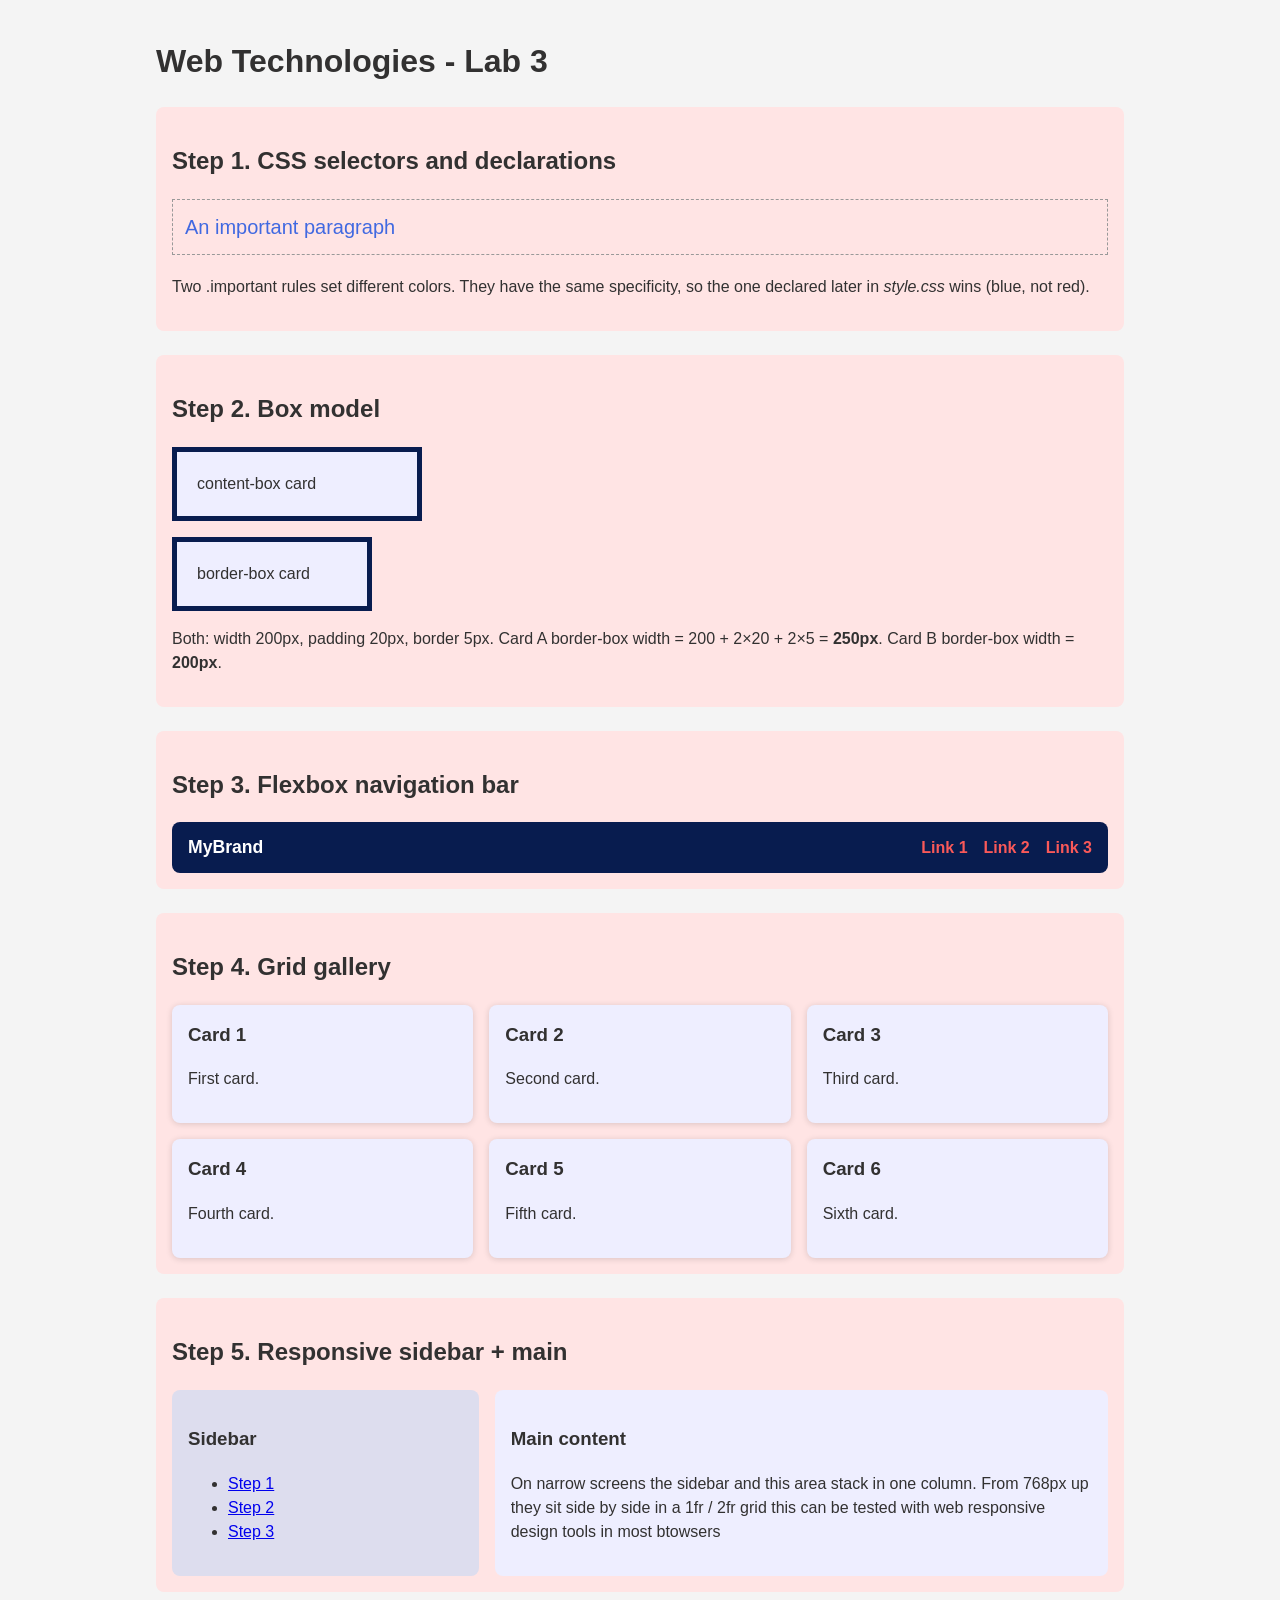
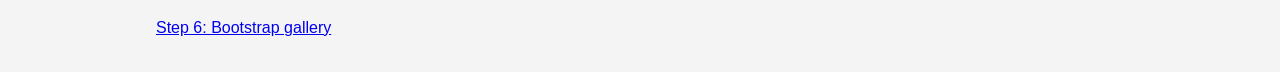
<file: project-lab3/project-lab/index.html>
<!DOCTYPE html>
<html lang="en">
<head>
    <meta charset="UTF-8">
    <meta name="viewport" content="width=device-width, initial-scale=1.0">
    <title>Lab 3 - CSS</title>
    <link rel="stylesheet" href="css/style.css">
</head>
<body>
    <main>
        <h1>Web Technologies - Lab 3</h1>

        <section id="step1">
            <h2>Step 1. CSS selectors and declarations</h2>
            <p class="important">An important paragraph</p>
            <p>
                Two .important rules set different colors. They have the same
                specificity, so the one declared later in <i>style.css</i> wins
                (blue, not red).
            </p>
        </section>

        <section id="step2">
            <h2>Step 2. Box model</h2>
            <div class="card-a">content-box card</div>
            <div class="card-b">border-box card</div>
            <p>
                Both: width 200px, padding 20px, border 5px.
                Card A border-box width = 200 + 2&times;20 + 2&times;5 = <strong>250px</strong>.
                Card B border-box width = <strong>200px</strong>.
            </p>
        </section>

        <section id="step3">
            <h2>Step 3. Flexbox navigation bar</h2>
            <nav aria-label="Example navigation">
                <span class="brand">MyBrand</span>
                <div class="nav-links">
                    <a href="#step1">Link 1</a>
                    <a href="#step2">Link 2</a>
                    <a href="#step3">Link 3</a>
                </div>
            </nav>
        </section>

        <section id="step4">
            <h2>Step 4. Grid gallery</h2>
            <div class="gallery">
                <article class="card"><h3>Card 1</h3><p>First card.</p></article>
                <article class="card"><h3>Card 2</h3><p>Second card.</p></article>
                <article class="card"><h3>Card 3</h3><p>Third card.</p></article>
                <article class="card"><h3>Card 4</h3><p>Fourth card.</p></article>
                <article class="card"><h3>Card 5</h3><p>Fifth card.</p></article>
                <article class="card"><h3>Card 6</h3><p>Sixth card.</p></article>
            </div>
        </section>

        <section id="step5">
            <h2>Step 5. Responsive sidebar + main</h2>
            <div class="layout">
                <aside class="sidebar">
                    <h3>Sidebar</h3>
                    <ul>
                        <li><a href="#step1">Step 1</a></li>
                        <li><a href="#step2">Step 2</a></li>
                        <li><a href="#step3">Step 3</a></li>
                    </ul>
                </aside>
                <div class="content">
                    <h3>Main content</h3>
                    <p>
                        On narrow screens the sidebar and this area stack in one column.
                        From 768px up they sit side by side in a 1fr / 2fr grid this can be tested with web responsive design tools in most btowsers
                    </p>
                </div>
            </div>
        </section>

        <p><a href="bootstrap-gallery.html">Step 6: Bootstrap gallery</a></p>
    </main>
</body>
</html>
</file>
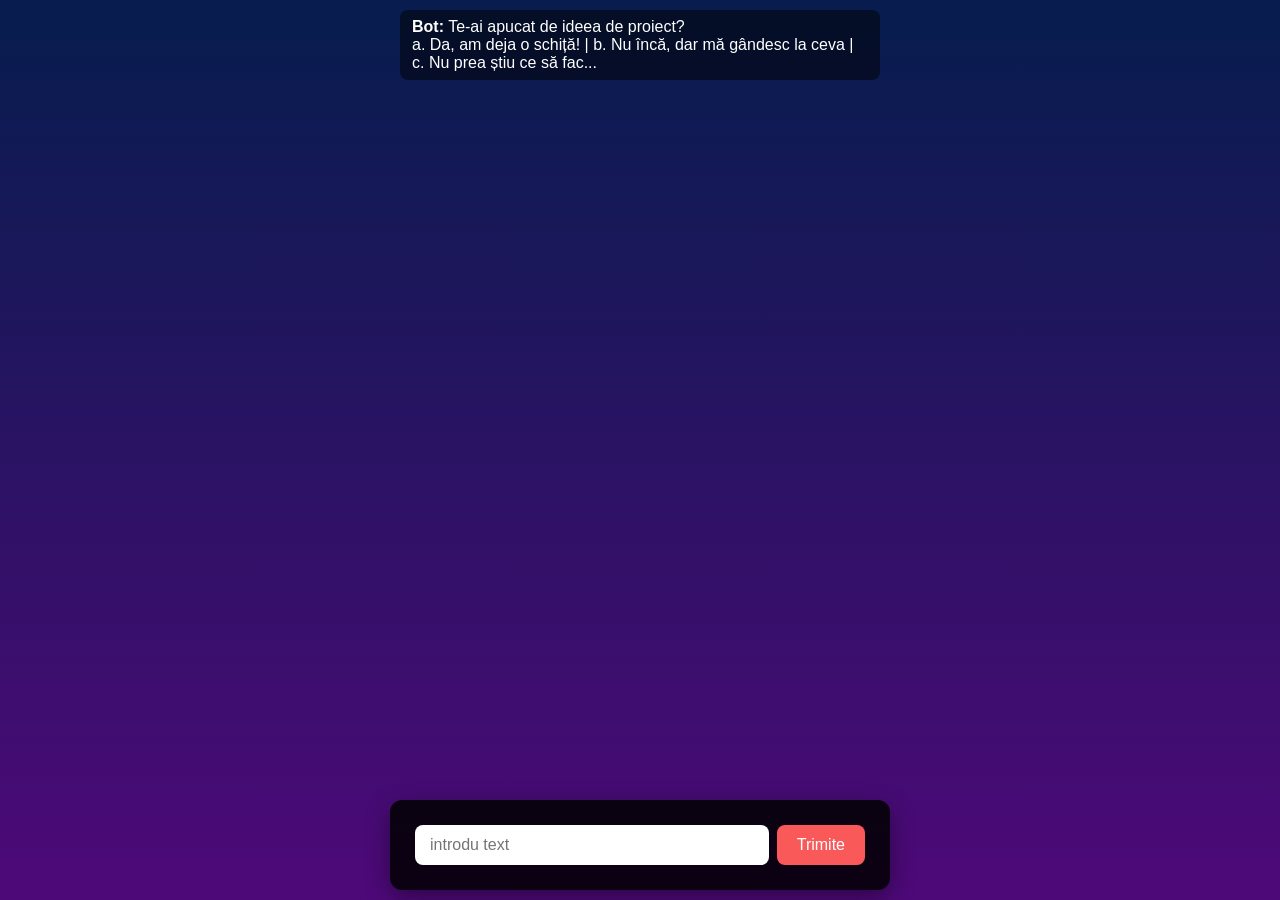
<file: HTML/chatbot.html>
<!DOCTYPE html>
<html lang="en">
<head>
    <meta charset="UTF-8">
    <meta name="viewport" content="width=device-width, initial-scale=1.0">
    <title>Chatbot</title>
    <link rel="stylesheet" href="../CSS/chatbot_style.css">
    <link rel="stylesheet" href="../CSS/style.css">
    <script src="../JS/chatbot_js.js" defer></script>
</head>
<body>
<div class="chat-container" id="chat-container"></div>
<form id="chat-form">
    <input type="text" id="textbox" placeholder="introdu text">
    <button type="submit">Trimite</button>



</form>
</body>
</html>
</file>
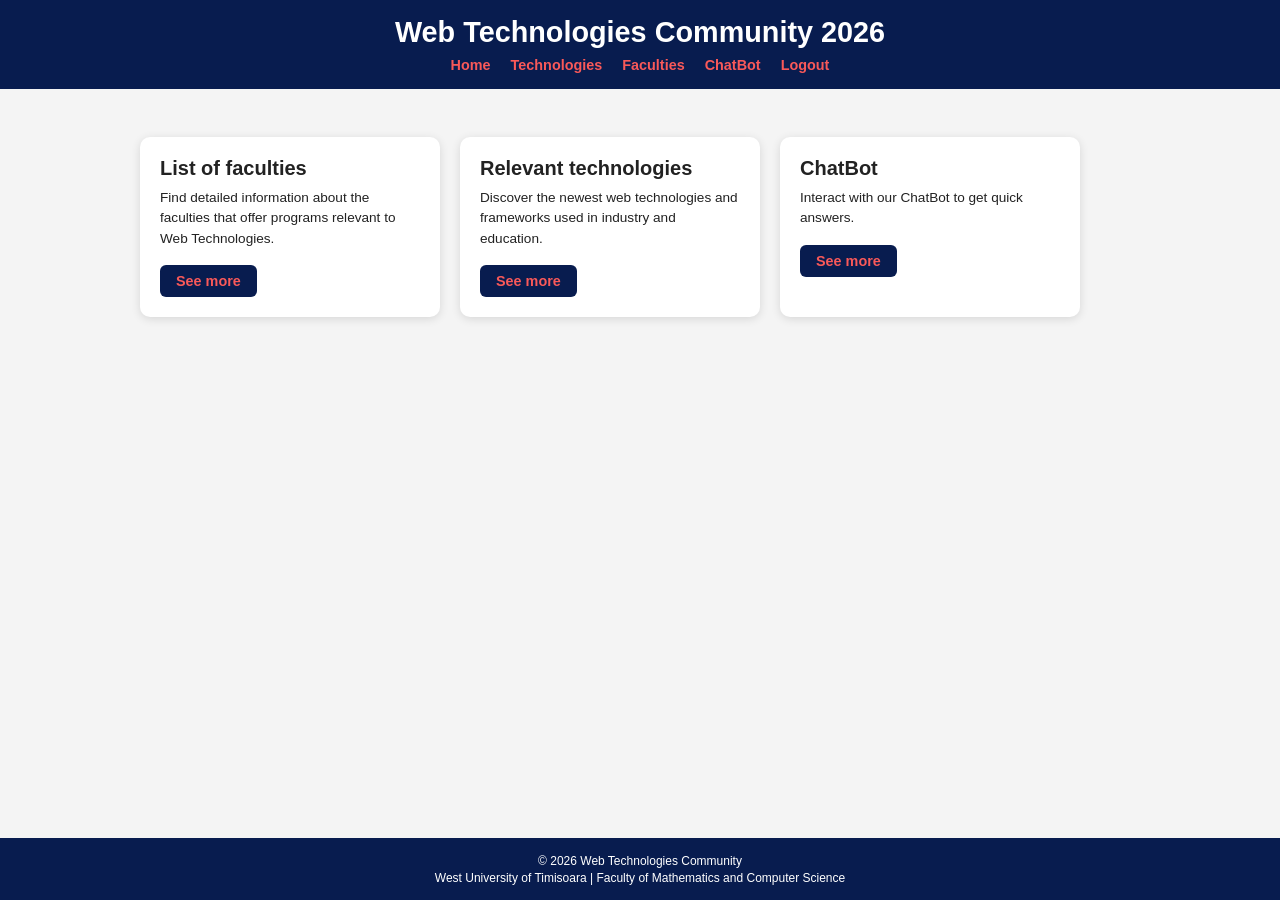
<file: HTML/home.html>
<!DOCTYPE html>
<html lang="en">
<head>
    <meta charset="UTF-8">
    <meta name="viewport" content="width=device-width, initial-scale=1.0">
    <title>Home</title>
    <link rel="stylesheet" href="../CSS/home_style.css">
</head>
<body>
    <header class="site-header">
        <h1>Web Technologies Community 2026</h1>
        <nav>
            <a href="home.html">Home</a>
            <a href="#">Technologies</a>
            <a href="#">Faculties</a>
            <a href="#">ChatBot</a>
            <a href="login.html">Logout</a>
        </nav>
    </header>

    <main>
        <div class="columns">
            <section class="column">
                <h2>List of faculties</h2>
                <p>Find detailed information about the faculties that offer programs relevant to Web Technologies.</p>
                <a class="btn" href="#">See more</a>
            </section>

            <section class="column">
                <h2>Relevant technologies</h2>
                <p>Discover the newest web technologies and frameworks used in industry and education.</p>
                <a class="btn" href="#">See more</a>
            </section>

            <section class="column">
                <h2>ChatBot</h2>
                <p>Interact with our ChatBot to get quick answers.</p>
                <a class="btn" href="#">See more</a>
            </section>
        </div>
    </main>

    <footer class="site-footer">
        <p>&copy; 2026 Web Technologies Community</p>
        <p>West University of Timisoara | Faculty of Mathematics and Computer Science</p>
    </footer>
</body>
</html>
</file>
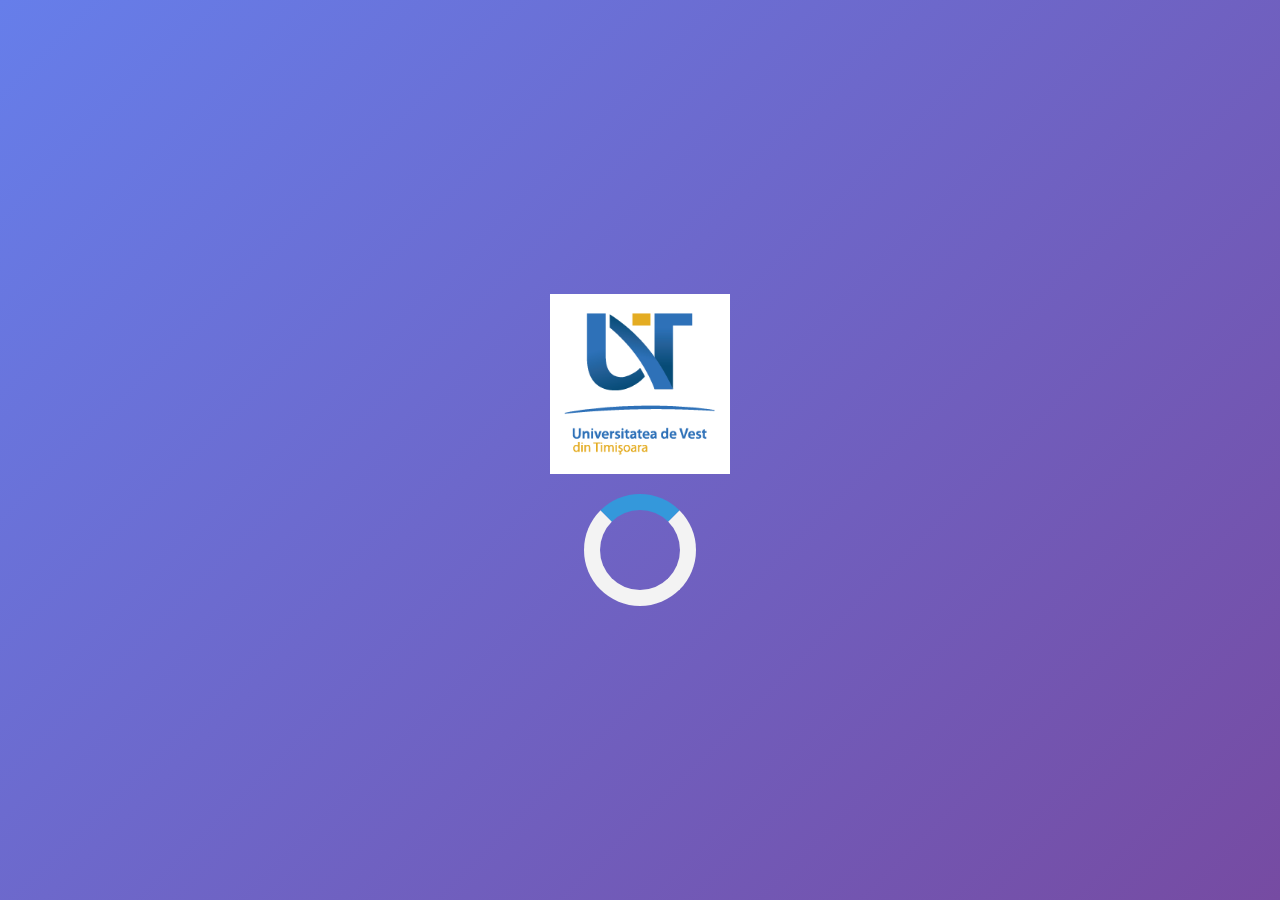
<file: HTML/loading.html>
<!DOCTYPE html>
<html lang="en">
<head>
    <meta charset="UTF-8">
    <meta name="viewport" content="width=device-width, initial-scale=1.0">
    <link rel="stylesheet" href="../CSS/loading_style.css">
    <meta http-equiv="refresh" content="2;url=login.html">
    <title>Redirecting...</title>
</head>
<body>
    <div class="main">
        <img src="../MEDIA/Logo-UVT-2017-02.png" alt="logo_uvt" class="img">
        <div class="loader">   </div>



    </div>
    
    
</body>
</html>
</file>
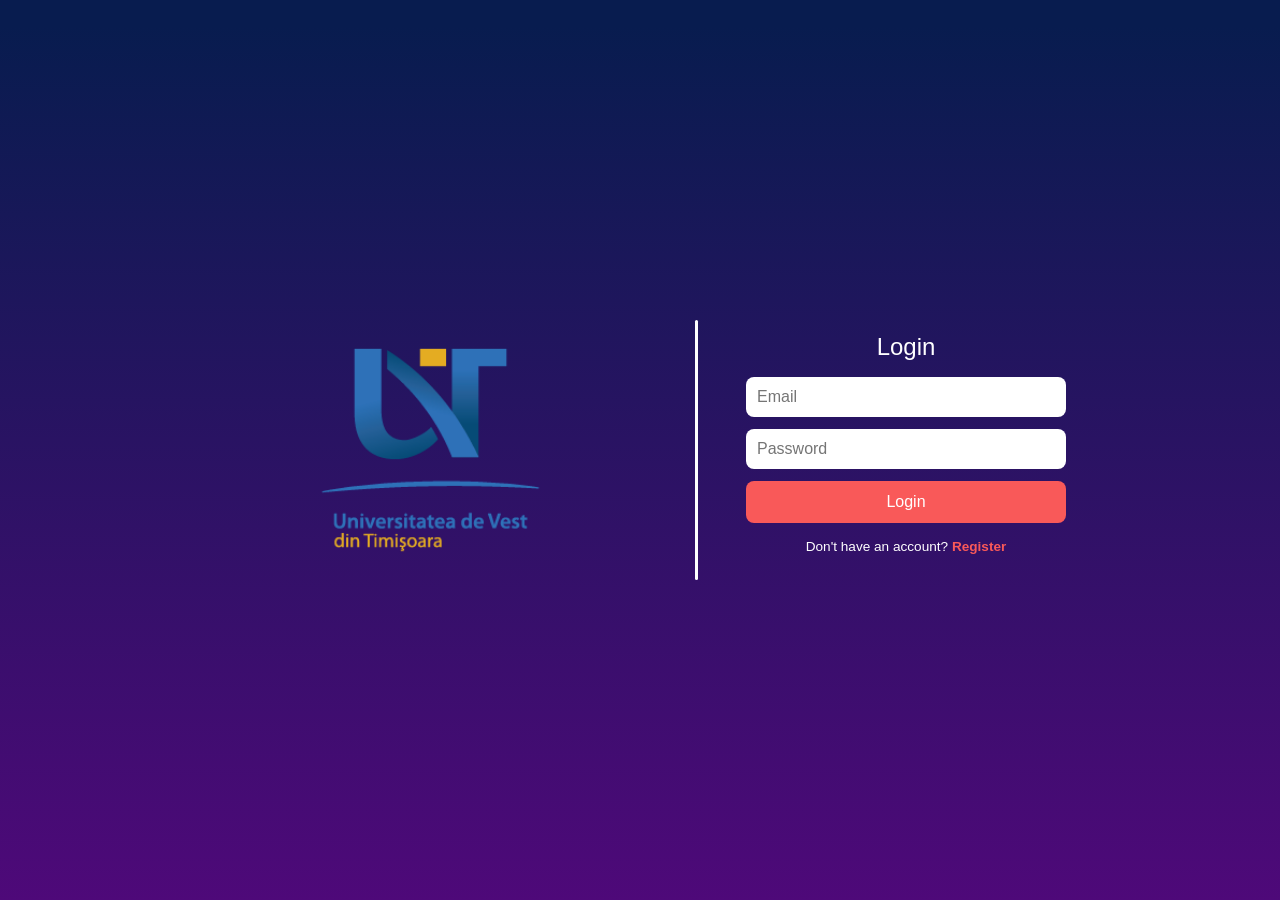
<file: HTML/login.html>
<!DOCTYPE html>
<html lang="en">
<head>
    <meta charset="UTF-8">
    <meta name="viewport" content="width=device-width, initial-scale=1.0">
    <title>Login Page</title>
    <link rel="stylesheet" href="../CSS/login_style.css">
    <link rel="stylesheet" href="../CSS/style.css">
    <script src="../JS/login_js.js" defer></script>
</head>
<body>
    <main class="login">
        <section class="login-brand">
            <img src="../MEDIA/Logo-UVT-2017-02.png" alt="UVT logo" class="logo">
        </section>

        <div class="divider"></div>

        <section class="login-form-wrap">
            <h1>Login</h1>
            <form class="login-form" action="#" method="post" id="loginForm">
                <input type="email" id="email" name="email" placeholder="Email" required>
                <input type="password" id="password" name="password" placeholder="Password" required>
                <button type="submit">Login</button>
            </form>
            <p class="register-hint">Don't have an account? <a href="register.html">Register</a></p>
        </section>
    </main>
</body>
</html>
</file>
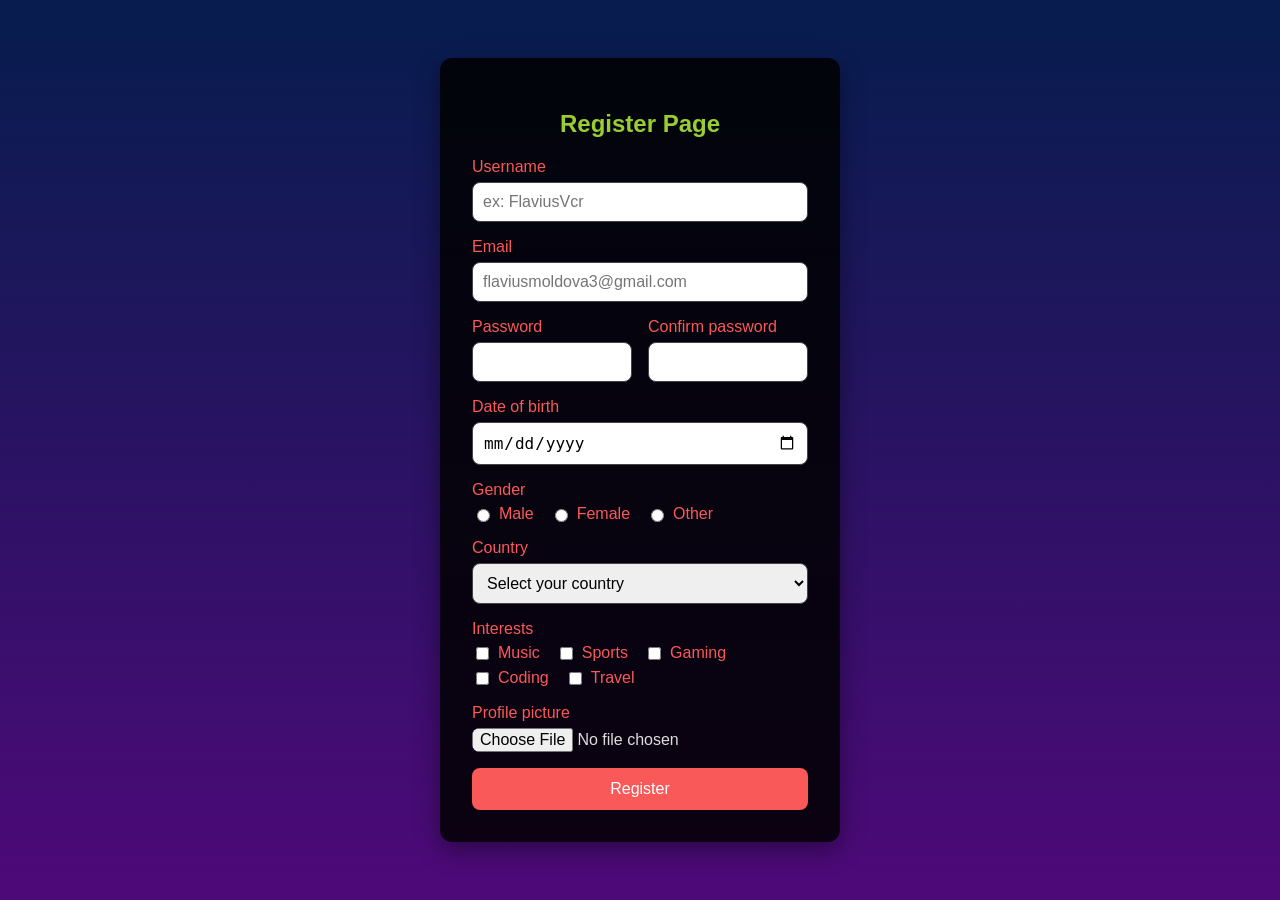
<file: HTML/register.html>
<!DOCTYPE html>
<html lang="en">
<head>
    <meta charset="UTF-8">
    <meta name="viewport" content="width=device-width, initial-scale=1.0">
    <title>Register</title>
    <link rel="stylesheet" href="../CSS/register_style.css">
    <link rel="stylesheet" href="../CSS/style.css">
</head>
<body>

    <main class="page">
      <section class="card">
        <h1 title="helloworld" class="centered">Register Page</h1>
        <form class="register-form" action="#" method="post" enctype="multipart/form-data">
            <div class="row">
            <label for="username">Username</label>
            <input type="text" id="username" name="username" placeholder="ex: FlaviusVcr" required>
            </div>
            <div class="row">
            <label for="email"> Email</label>
            <input type="email" id="email" name="email"placeholder="flaviusmoldova3@gmail.com" required>

        
            </div>
            <div class="row-two-col">
                <div>
                    <label for="password">Password</label>
                    <input type="password" id="password" name="password" required>
                </div>
                <div>
                    <label for="confirm_password">Confirm password</label>
                    <input type="password" id="confirm_password" name="confirm_password" required>
                </div>
            </div>

            <div class="row">
                <label for="dob">Date of birth</label>
                <input type="date" id="dob" name="dob" required>
            </div>

            <div class="row">
                <span class="group-label">Gender</span>
                <div class="options">
                    <label><input type="radio" name="gender" value="male" required> Male</label>
                    <label><input type="radio" name="gender" value="female"> Female</label>
                    <label><input type="radio" name="gender" value="other"> Other</label>
                </div>
            </div>

            <div class="row">
                <label for="country">Country</label>
                <select id="country" name="country" required>
                    <option value="" selected disabled>Select your country</option>
                    <option value="ro">Romania</option>
                    <option value="md">Moldova</option>
                    <option value="de">Germany</option>
                    <option value="fr">France</option>
                    <option value="it">Italy</option>
                    <option value="us">United States</option>
                    <option value="other">Other</option>
                </select>
            </div>

            <div class="row">
                <span class="group-label">Interests</span>
                <div class="options">
                    <label><input type="checkbox" name="interests" value="music"> Music</label>
                    <label><input type="checkbox" name="interests" value="sports"> Sports</label>
                    <label><input type="checkbox" name="interests" value="gaming"> Gaming</label>
                    <label><input type="checkbox" name="interests" value="coding"> Coding</label>
                    <label><input type="checkbox" name="interests" value="travel"> Travel</label>
                </div>
            </div>

            <div class="row">
                <label for="profile_picture">Profile picture</label>
                <input type="file" id="profile_picture" name="profile_picture" accept="image/*">
            </div>

            <button type="submit">Register</button>







      </form>

      </section>      





      

    </main>
    
</body>
</html>
</file>
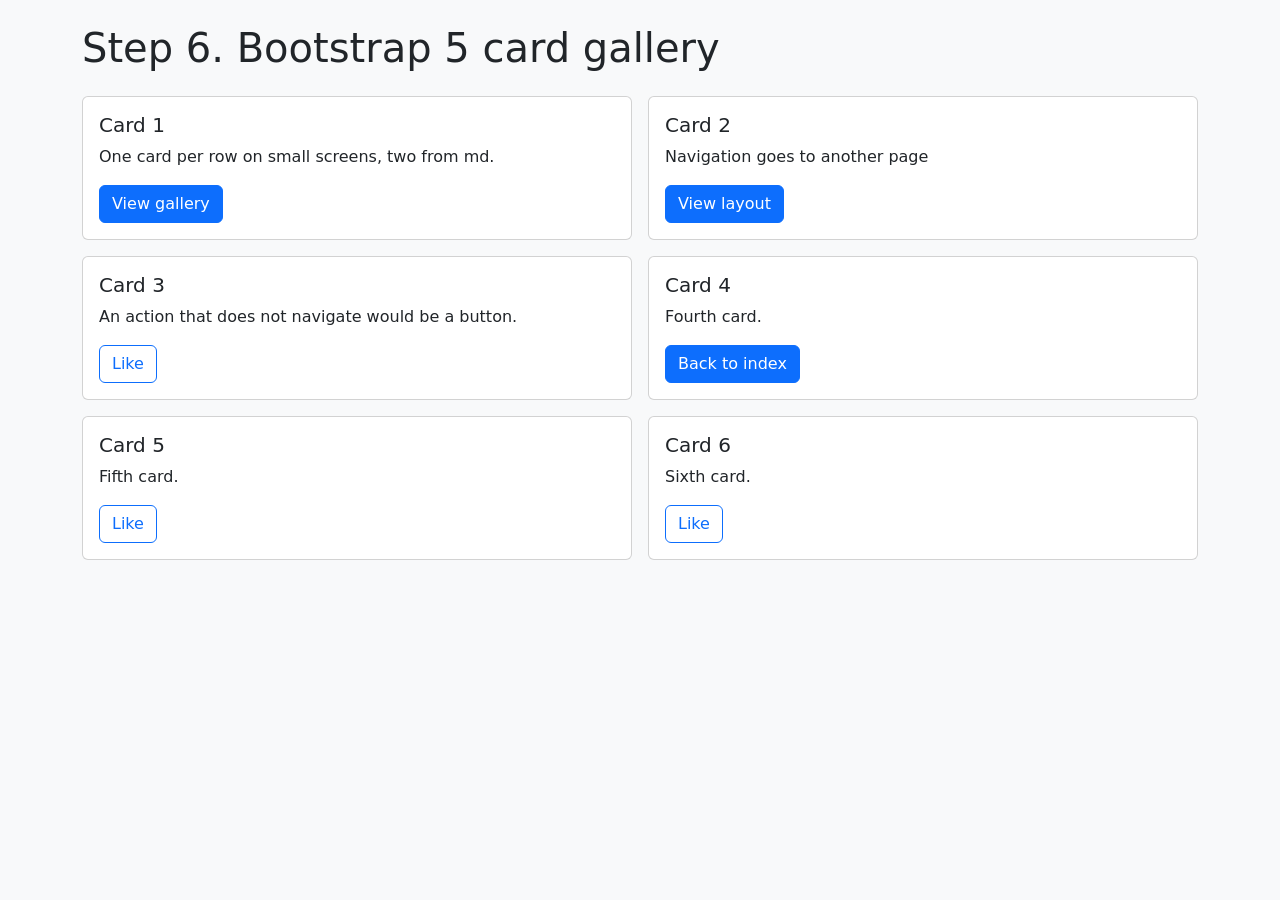
<file: project-lab3/project-lab/bootstrap-gallery.html>
<!DOCTYPE html>
<html lang="en">
<head>
    <meta charset="UTF-8">
    <meta name="viewport" content="width=device-width, initial-scale=1.0">
    <title>Lab 3 - Bootstrap gallery</title>
    <link rel="stylesheet" href="https://cdn.jsdelivr.net/npm/bootstrap@5.3.8/dist/css/bootstrap.min.css">
</head>
<body class="bg-light">
    <main class="container py-4">
        <h1 class="mb-4">Step 6. Bootstrap 5 card gallery</h1>

        <div class="row g-3">
            <div class="col-12 col-md-6">
                <div class="card h-100">
                    <div class="card-body">
                        <h2 class="card-title h5">Card 1</h2>
                        <p class="card-text">One card per row on small screens, two from md.</p>
                        <a href="index.html#step4" class="btn btn-primary" aria-label="bye world">View gallery</a>
                    </div>
                </div>
            </div>
            <div class="col-12 col-md-6">
                <div class="card h-100">
                    <div class="card-body">
                        <h2 class="card-title h5">Card 2</h2>
                        <p class="card-text">Navigation goes to another page</p>
                        <a href="index.html#step5" class="btn btn-primary" aria-label="hello word">View layout</a>
                    </div>
                </div>
            </div>
            <div class="col-12 col-md-6">
                <div class="card h-100">
                    <div class="card-body">
                        <h2 class="card-title h5">Card 3</h2>
                        <p class="card-text">An action that does not navigate would be a button.</p>
                        <button type="button" class="btn btn-outline-primary" aria-label="Like Card 3">Like</button>
                    </div>
                </div>
            </div>
            <div class="col-12 col-md-6">
                <div class="card h-100">
                    <div class="card-body">
                        <h2 class="card-title h5">Card 4</h2>
                        <p class="card-text">Fourth card.</p>
                        <a href="index.html" class="btn btn-primary" aria-label="Back to the main lab page from Card 4">Back to index</a>
                    </div>
                </div>
            </div>
            <div class="col-12 col-md-6">
                <div class="card h-100">
                    <div class="card-body">
                        <h2 class="card-title h5">Card 5</h2>
                        <p class="card-text">Fifth card.</p>
                        <button type="button" class="btn btn-outline-primary" aria-label="Like Card 5">Like</button>
                    </div>
                </div>
            </div>
            <div class="col-12 col-md-6">
                <div class="card h-100">
                    <div class="card-body">
                        <h2 class="card-title h5">Card 6</h2>
                        <p class="card-text">Sixth card.</p>
                        <button type="button" class="btn btn-outline-primary" aria-label="Like Card 6">Like</button>
                    </div>
                </div>
            </div>
        </div>
    </main>
</body>
</html>
</file>
<file: project-lab3/project-lab/css/style.css>
*,
*::before,
*::after {
    box-sizing: border-box;
}

body {
    margin: 0;
    font-family: Arial, sans-serif;
    line-height: 1.5;
    color: #323131;
    background: #f4f4f4;
}

main {
    max-width: 1000px;
    margin: 0 auto;
    padding: 1rem;
}

section {
    background: rgb(255, 228, 228);
    margin-bottom: 1.5rem;
    padding: 1rem;
    border-radius: 8px;
}

a:focus-visible,
button:focus-visible {
    outline: 3px solid #f95959;
    outline-offset: 2px;
}

.important {
    color: red;
    font-size: 1.25rem;
    padding: 0.75rem;
    border: 1px dashed #999;
}

.important {
    color: royalblue;
}

.card-a,
.card-b {
    width: 200px;
    padding: 20px;
    border: 5px solid #081c4f;
    background: #eef;
    margin-bottom: 1rem;
}

.card-a { box-sizing: content-box; }


.card-b { box-sizing: border-box; }


nav {
    display: flex;
    justify-content: space-between;
    align-items: center;
    gap: 1rem;
    background: #081c4f;
    padding: 0.75rem 1rem;
    border-radius: 8px;
}

.brand {
    color: white;
    font-weight: bold;
    font-size: 1.1rem;
}

.nav-links {
    display: flex;
    gap: 1rem;
}

.nav-links a {
    color: #f95959;
    font-weight: bold;
    text-decoration: none;
}

.nav-links a:hover {
    text-decoration: underline;
}

.gallery {
    display: grid;
    grid-template-columns: repeat(auto-fit, minmax(min(100%, 240px), 1fr));
    gap: 1rem;
}

.gallery .card {
    background: #eef;
    padding: 1rem;
    border-radius: 8px;
    box-shadow: 0 1px 6px rgba(0, 0, 0, 0.15);
}

.gallery .card h3 {
    margin-top: 0;
}

.layout {
    display: grid;
    grid-template-columns: 1fr;
    gap: 1rem;
}

.sidebar,
.content {
    padding: 1rem;
    border-radius: 8px;
    overflow-wrap: anywhere;
}

.sidebar { background: #dde; }
.content { background: #eef; }

@media (min-width: 768px) {
    .layout { grid-template-columns: 1fr 2fr; }
}
</file>
<file: CSS/chatbot_style.css>
#chat-form {
    display: flex;
    flex-direction: row;       
    gap: 8px;
    width: 100%;
    max-width: 500px;
    margin: 10px;
    padding: 25px;
    box-sizing: border-box;
    background: rgba(0, 0, 0, 0.85);   
    border-radius: 12px;
    box-shadow: 0 8px 24px rgba(0, 0, 0, 0.4);
}

#chat-form input {
    flex: 1;                      
    width: auto;                  
    padding: 10px 14px;
    border: 1px solid transparent;
    border-radius: 8px;
    font-size: 1rem;
}

#chat-form input:focus {
    outline: none;
    border-color: #f95959;
}
#chat-form button {
    width: auto;                  
    padding: 10px 20px;
    background: #f95959;
    color: white;
    border: none;
    border-radius: 8px;
    font-size: 1rem;
    cursor: pointer;
}

#chat-form button:hover {
    opacity: 0.85;
}

body {
    flex-direction: column;
}

#chat-container {
    flex: 1;
    min-height: 0;               /* lets the flex child shrink so overflow-y can scroll */
    width: 100%;
    max-width: 500px;
    overflow-y: auto;
    padding: 10px;
    box-sizing: border-box;
    color: white;
}

.message {
    background: rgba(0, 0, 0, 0.5);
    padding: 8px 12px;
    border-radius: 8px;
    margin-bottom: 8px;
}
</file>
<file: CSS/style.css>
body {
    margin: 0;
    padding: 0;
    display: flex;
    justify-content: center;
    align-items: center;
    height: 100vh;
    font-family: Arial, sans-serif;
    background: #0e02ed;
    background: linear-gradient(0deg,rgba(14, 2, 237, 1) 0%, rgba(78, 9, 121, 1) 0%, rgba(8, 28, 79, 1) 97%);
}
.centered
{
    color: yellowgreen;
    text-align: center;

}
button {
    width: 100%;
    padding: 12px;
    background: #f95959;
    color: white;
    border: none;
    border-radius: 8px;
    font-size: 1rem;
    cursor: pointer;
}

button:hover {
    opacity: 0.85;
}
</file>
<file: CSS/home_style.css>
body {
    margin: 0;
    min-height: 100vh;
    display: flex;
    flex-direction: column;
    font-family: Arial, sans-serif;
    background: #f4f4f4;
    color: #222;
}

.site-header,
.site-footer {
    background: rgba(8, 28, 79, 1);
    color: white;
    text-align: center;
}

.site-header {
    padding: 1rem;
}

.site-header h1 {
    margin: 0 0 0.5rem;
    font-size: 1.8rem;
}

.site-header nav {
    display: flex;
    justify-content: center;
    flex-wrap: wrap;
    gap: 1.25rem;
}

.site-header nav a,
.site-footer a {
    color: #f95959;
    font-weight: bold;
    font-size: 0.9rem;
    text-decoration: none;
}

.site-header nav a:hover {
    text-decoration: underline;
}

main {
    flex: 1;
    width: 1000px;
    margin: 0 auto;
    padding: 3rem 0;
}

.columns {
    display: flex;
    flex-wrap: wrap;
    justify-content: flex-start;
    gap: 20px;
}

.column {
    background: white;
    width: 300px;
    padding: 1.25rem;
    border-radius: 10px;
    box-shadow: 0 2px 10px rgba(0, 0, 0, 0.12);
    box-sizing: border-box;
}

.column h2 {
    margin: 0 0 0.5rem;
    font-size: 1.25rem;
}

.column p {
    margin: 0 0 1rem;
    font-size: 0.85rem;
    line-height: 1.5;
}

.btn {
    display: inline-block;
    padding: 0.5rem 1rem;
    background: rgba(8, 28, 79, 1);
    color: #f95959;
    font-weight: bold;
    font-size: 0.9rem;
    border-radius: 6px;
    text-decoration: none;
}

.btn:hover {
    opacity: 0.85;
}

.site-footer {
    padding: 0.75rem;
    font-size: 0.75rem;
}

.site-footer p {
    margin: 0.2rem 0;
}

@media (max-width: 900px) {
    main {width: 800px;}
    .columns {justify-content: center; }
    .column {width: 300px; }
}


@media (max-width: 750px) {
    main {
        width: 350px;
        padding: 10px 0;
    }

    .columns {
        flex-direction: column;
        gap: 15px;
        margin: 20px 0;
    }

    .column { width: 100%;}

    header nav {
        flex-direction: column;
        gap: 10px;
    }
}
</file>
<file: CSS/loading_style.css>
body {
    min-height:100vh;
    margin:0;
    background: linear-gradient(135deg, #667eea, #764ba2);
}
.loader {
  border: 16px solid #f3f3f3; 
  border-top: 16px solid #3498db; 
  border-radius: 50%;
  width: 80px;
  height: 80px;
  animation: spin 2s linear infinite;
}
.main {
    min-height:100vh;
    display:flex;
    flex-direction:column;
    justify-content:center;
    align-items:center;
    gap: 20px;
}
@keyframes spin {
  0% { transform: rotate(0deg); }
  100% { transform: rotate(360deg); }
}
.img {
    background-color: white;
    width: 180px;
    height: auto;
}
</file>
<file: CSS/login_style.css>
.login {
    display: flex;
    align-items: center;
    justify-content: center;
    gap: 3rem;
    width: 100%;
    max-width: 900px;
    padding: 0 1.5rem;
    box-sizing: border-box;
    color: white;
}

.login-brand {
    flex: 1;
    display: flex;
    justify-content: center;
}

.logo {
    max-width: 100%;
    width: 260px;
    height: auto;
}

.divider {
    width: 3px;
    align-self: stretch;
    min-height: 260px;
    background: white;
    border-radius: 2px;
}

.login-form-wrap {
    flex: 1;
    max-width: 320px;
    text-align: center;
}

.login-form-wrap h1 {
    margin: 0 0 1rem;
    font-size: 1.5rem;
    font-weight: normal;
}

.login-form {
    display: flex;
    flex-direction: column;
    gap: 12px;
}

.login-form input {
    width: 100%;
    box-sizing: border-box;
    padding: 10px;
    border: 1px solid transparent;
    border-radius: 8px;
    font-size: 1rem;
}

.login-form input:focus {
    outline: none;
    border-color: #f95959;
}

.login-form button {
    width: 100%;
    padding: 12px;
    background: #f95959;
    color: white;
    border: none;
    border-radius: 8px;
    font-size: 1rem;
    cursor: pointer;
}

.login-form button:hover {
    opacity: 0.85;
}

.register-hint {
    margin-top: 1rem;
    font-size: 0.85rem;
}

.register-hint a {
    color: #f95959;
    font-weight: bold;
    text-decoration: none;
}

.register-hint a:hover {
    text-decoration: underline;
}

@media (max-width: 700px) {
    .login {
        flex-direction: column;
        gap: 1.5rem;
    }

    .divider {
        width: 100%;
        min-height: 0;
        height: 3px;
        align-self: auto;
    }
}
</file>
<file: CSS/register_style.css>
body {
    margin: 0;
    min-height: 100vh;
    background: #0e02ed;
    background: linear-gradient(0deg,rgba(14, 2, 237, 1) 0%, rgba(78, 9, 121, 1) 0%, rgba(8, 28, 79, 1) 97%);
}


.card {
    background: rgba(0, 0, 0, 0.85);
    color: #f95959;
    padding: 2rem;
    width: 100%;
    max-width: 400px;
    border-radius: 12px;
    box-shadow: 0 8px 24px rgba(0, 0, 0, 0.4);
    box-sizing: border-box;
}

.row-two-col
{
    margin-bottom: 16px;
    display: flex;
    gap: 16px;



}
.row {
    display: flex;
    flex-direction: column;
    gap: 6px;
    margin-bottom: 16px;
}
.row-two-col > div {
    flex: 1;
    display: flex;
    flex-direction: column;
    gap: 6px;
}
input {
    width: 100%;
    box-sizing: border-box;
    padding: 10px;
    border: 1px solid #444;
    border-radius: 8px;
    font-size: 1rem;
}

input:focus {
    outline: none;
    border-color: #f95959;
}

select {
    width: 100%;
    box-sizing: border-box;
    padding: 10px;
    border: 1px solid #444;
    border-radius: 8px;
    font-size: 1rem;
}

select:focus {
    outline: none;
    border-color: #f95959;
}

.group-label {
    display: block;
}

.options {
    display: flex;
    flex-wrap: wrap;
    gap: 6px 16px;
}

.options label {
    display: flex;
    align-items: center;
    gap: 6px;
}

.options input {
    width: auto;
}

input[type="file"] {
    color: #ddd;
    border: none;
    padding: 0;
}

button {
    width: 100%;
    padding: 12px;
    background: #f95959;
    color: white;
    border: none;
    border-radius: 8px;
    font-size: 1rem;
    cursor: pointer;
}

button:hover {
    opacity: 0.85;
}
</file>
